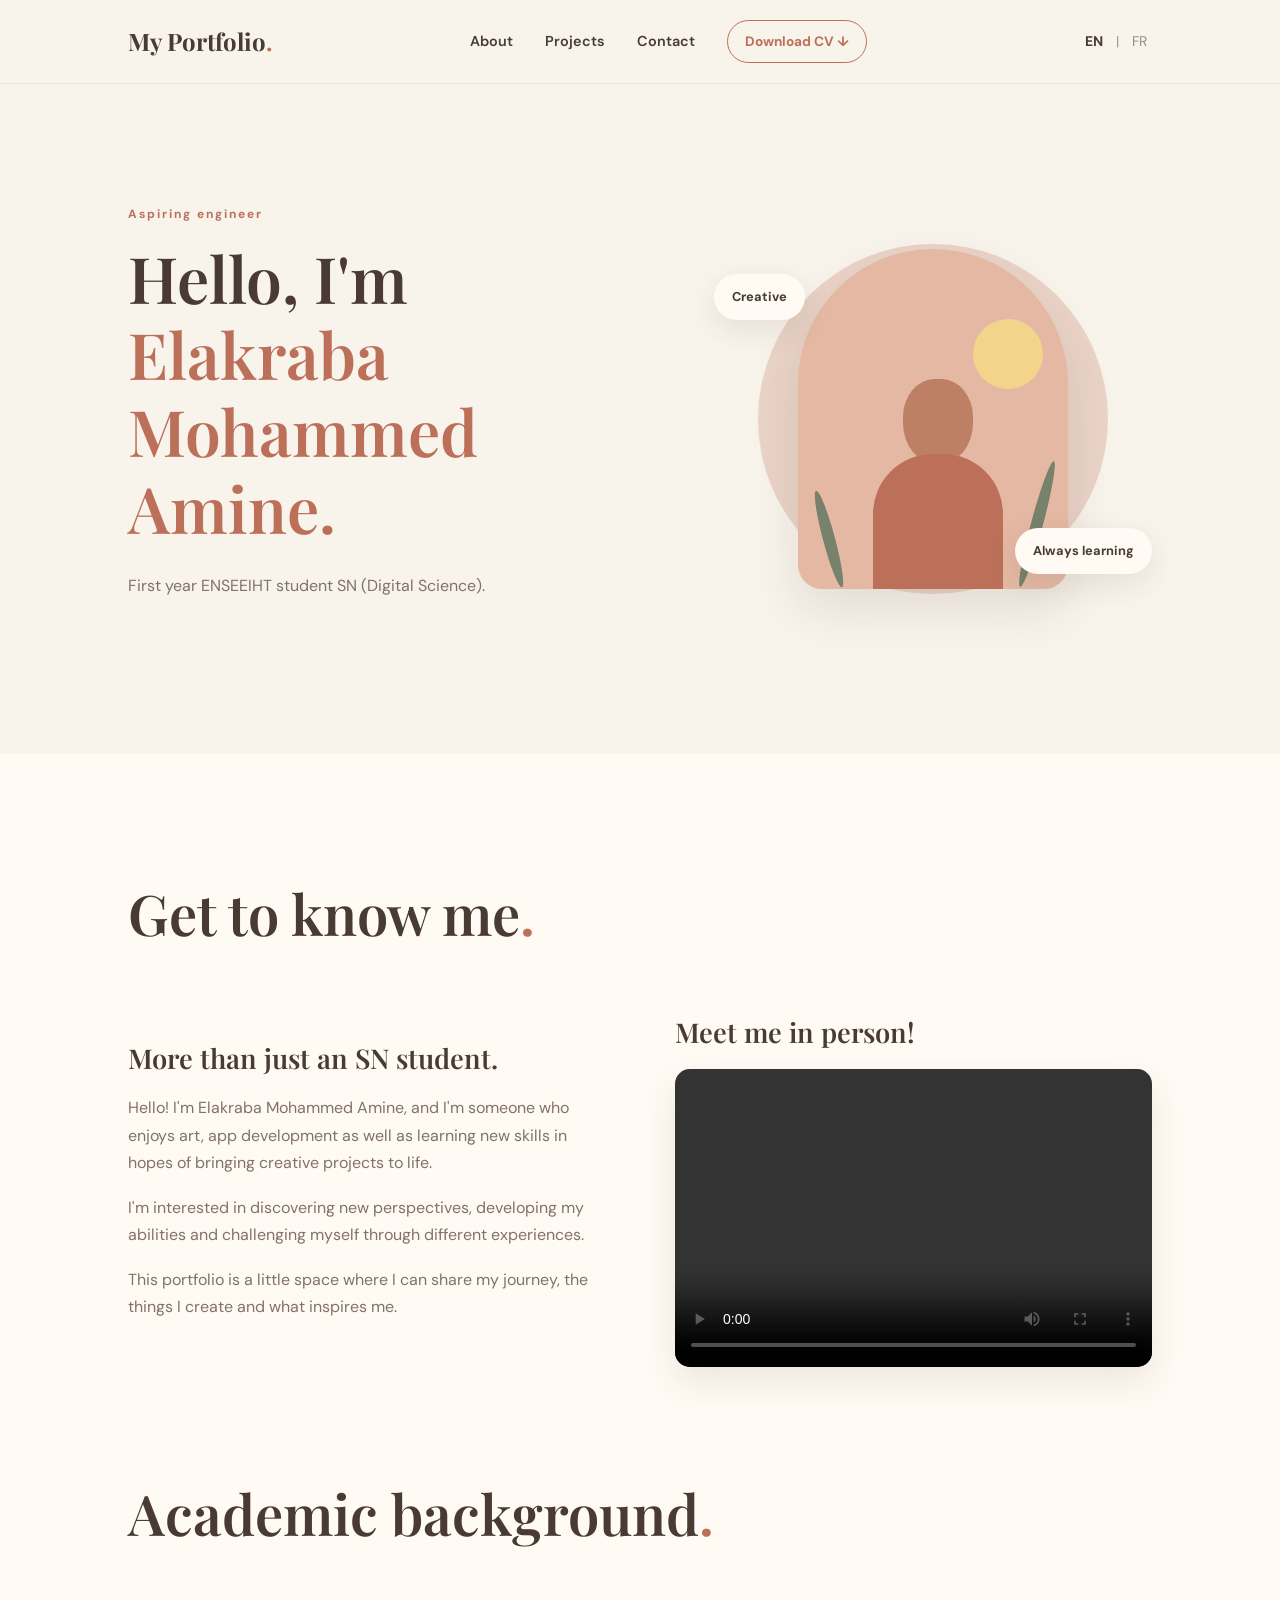
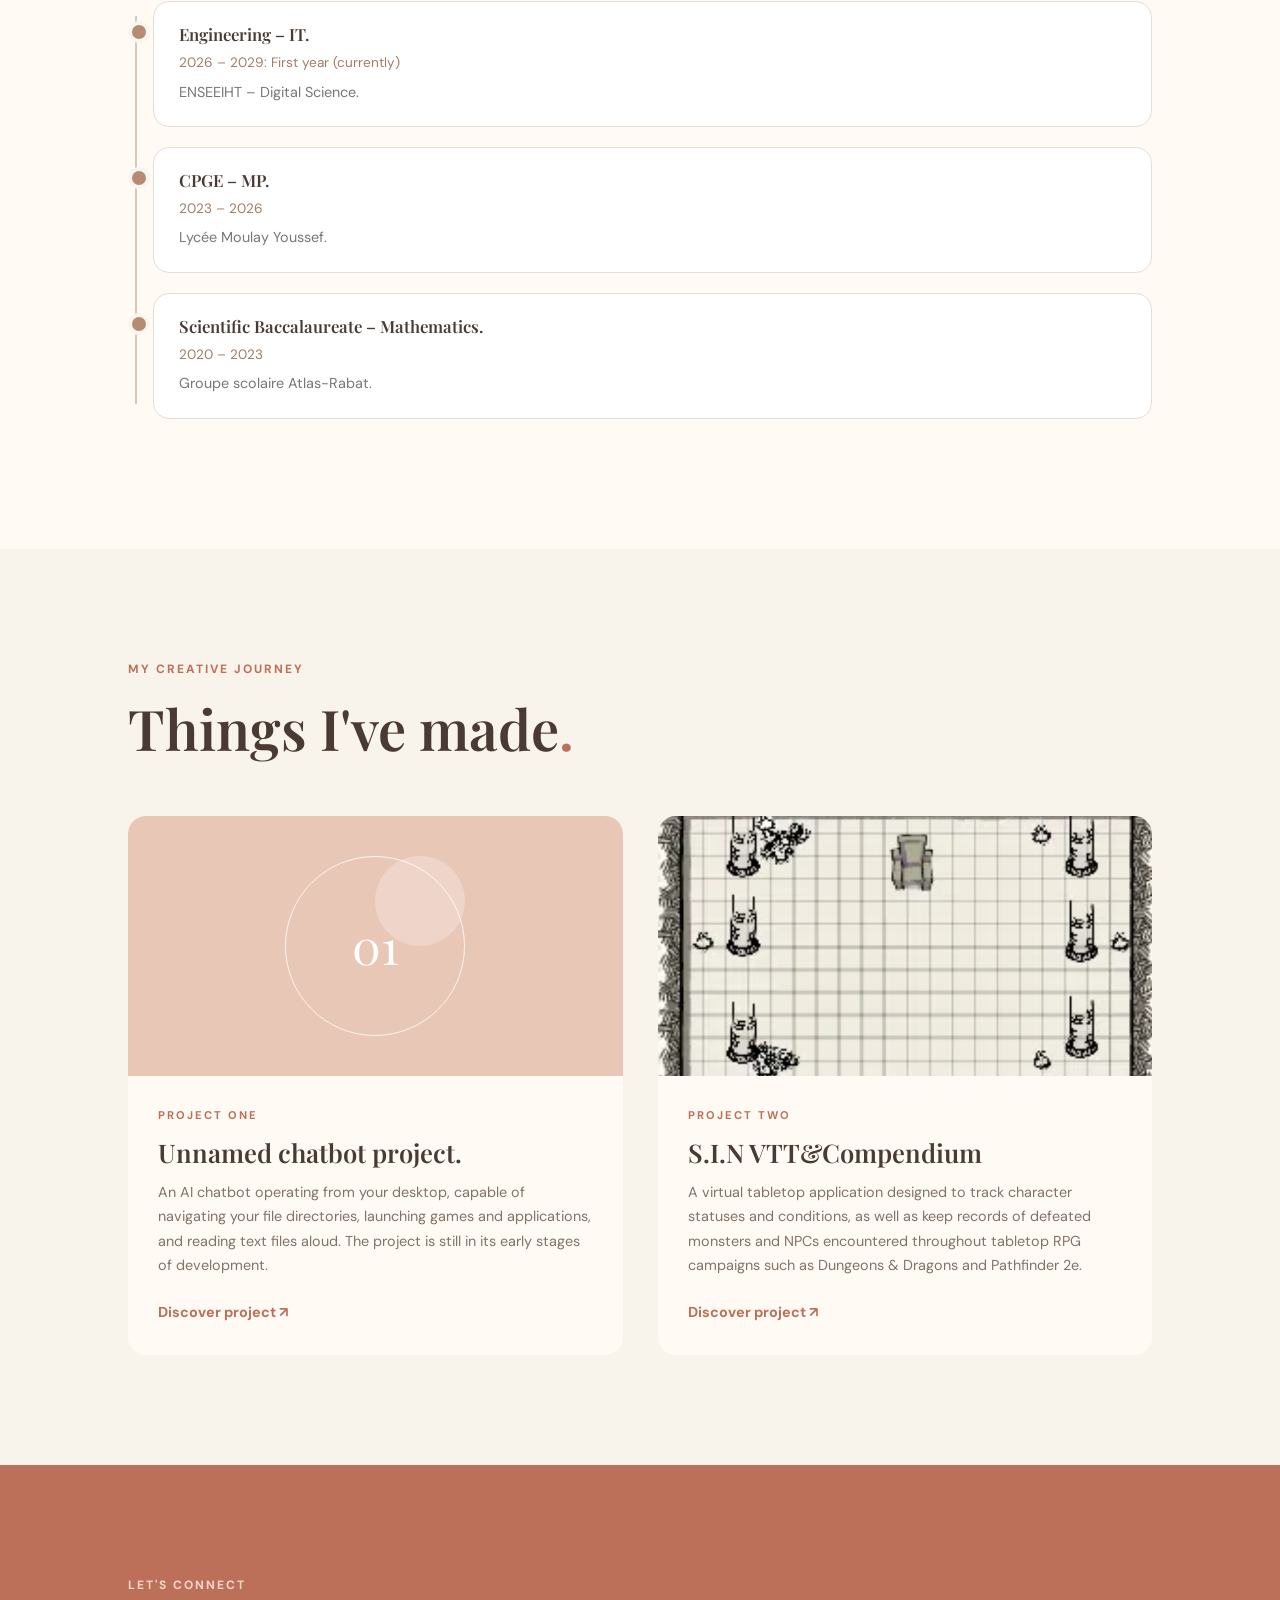
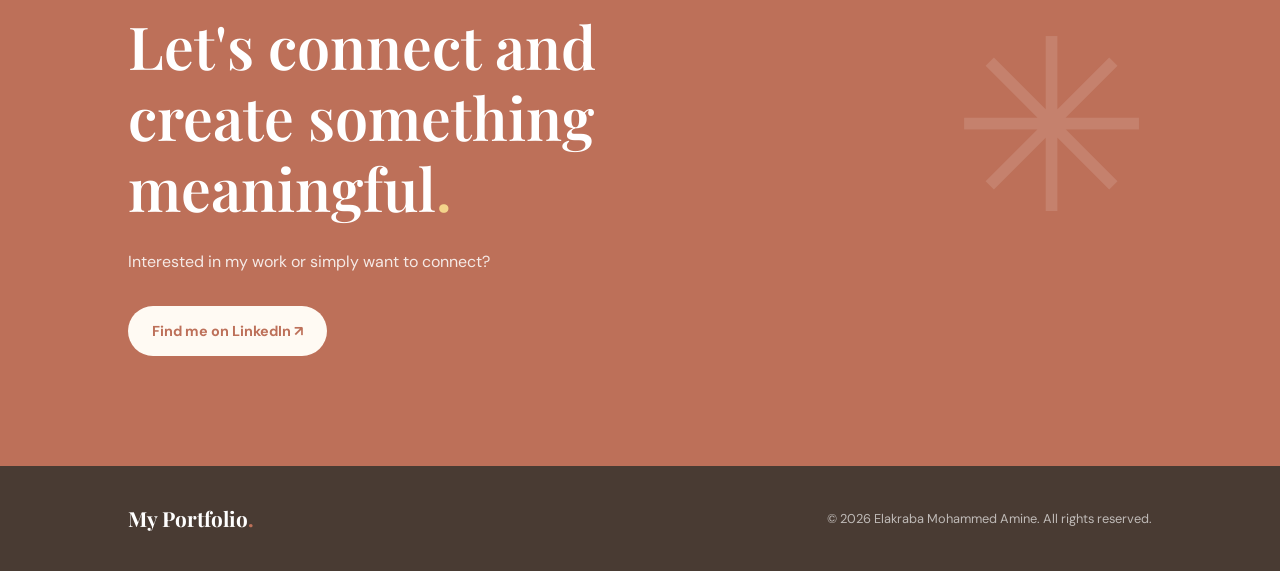
<file: index.html>
<!DOCTYPE html>
<html lang="en">
<head>
    <meta charset="UTF-8">
    <meta name="viewport" content="width=device-width, initial-scale=1.0">

    <title>My Portfolio</title>

    <link rel="stylesheet" href="style2.css">
    <link rel="preconnect" href="https://fonts.googleapis.com">
    <link rel="preconnect" href="https://fonts.gstatic.com" crossorigin>

    <link href="https://fonts.googleapis.com/css2?family=DM+Sans:wght@400;500;600;700&family=Playfair+Display:wght@500;600;700&display=swap" rel="stylesheet">
</head>

<body>

    <!-- NAVIGATION -->
    <header class="header">
        <nav class="navbar">

            <a href="#home" class="logo">My Portfolio<span>.</span></a>

            <button class="menu-toggle" id="menu-toggle" aria-label="Open navigation">
                <span></span>
                <span></span>
                <span></span>
            </button>

            <div class="nav-links" id="nav-links">
                <a href="#about"
                   data-en="About"
                   data-fr="À propos">About</a>

                <a href="#projects"
                   data-en="Projects"
                   data-fr="Projets">Projects</a>

                <a href="#contact"
                   data-en="Contact"
                   data-fr="Contact">Contact</a>

                <a href="cv.pdf" class="nav-cv" download
                   data-en="Download CV ↓"
                   data-fr="Télécharger mon CV ↓">Download CV ↓</a>
            </div>

            <div class="language-switch" aria-label="Choose language">
                <button id="english-btn" class="active" type="button"
                        aria-label="Switch to English">EN</button>
                <span>|</span>
                <button id="french-btn" type="button"
                        aria-label="Passer en français">FR</button>
            </div>

        </nav>
    </header>


    <main>

        <!-- HERO SECTION -->
        <section class="hero" id="home">

            <div class="hero-content">

                <p class="eyebrow"
                   data-en="Aspiring engineer"
                   data-fr="Futur ingénieur">Aspiring engineer</p>

                <h1 data-en="Hello, I'm <span>Elakraba Mohammed Amine.</span><br>"
                    data-fr="Bonjour, je suis <span>Elakraba Mohammed Amine.</span><br>">
                    Hello, I'm <span>Elakraba Mohammed Amine.</span>
                    <br>
                </h1>

                <p class="hero-description"
                   data-en="First year ENSEEIHT student SN (Digital Science)."
                   data-fr="Étudiant en première année à l'ENSEEIHT, filière SN (Sciences du Numérique).">
                    First year ENSEEIHT student SN (Science numérique).
                </p>

            </div>

            <div class="hero-illustration">

                <div class="illustration-circle"></div>

                <div class="illustration-card">
                    <div class="illustration-top">
                        <span></span>
                        <span></span>
                        <span></span>
                    </div>

                    <div class="illustration-person">
                        <div class="person-head"></div>
                        <div class="person-body"></div>
                    </div>

                    <div class="illustration-sun"></div>
                    <div class="illustration-plant plant-one"></div>
                    <div class="illustration-plant plant-two"></div>
                </div>

                <div class="floating-note note-one"
                     data-en="Creative"
                     data-fr="Créatif">Creative</div>

                <div class="floating-note note-two"
                     data-en="Always learning"
                     data-fr="Toujours en apprentissage">Always learning</div>

            </div>

        </section>


        <!-- ABOUT SECTION -->
        <section class="about section-padding" id="about">

            <div class="section-heading">
                <p class="eyebrow"></p>

                <h2 data-en="Get to know me<span>.</span>"
                    data-fr="Faisons connaissance<span>.</span>">
                    Get to know me<span>.</span>
                </h2>
            </div>

            <div class="about-content">

                <div class="about-text">

                    <h3 data-en="More than just an SN student."
                        data-fr="Bien plus qu'un étudiant en SN.">
                        More than just an SN student.
                    </h3>

                    <p data-en="Hello! I'm Elakraba Mohammed Amine, and I'm someone who enjoys art, app development as well as learning new skills in hopes of bringing creative projects to life."
                       data-fr="Bonjour ! Je m'appelle Mon nom et j'aime l'art, le développement d'applications ainsi que l'apprentissage de nouvelles compétences, avec l'envie de donner vie à des projets créatifs.">
                        Hello! I'm Elakraba Mohammed Amine, and I'm someone who enjoys art, app development as well as learning new skills in hopes of bringing creative projects to life.
                    </p>

                    <p data-en="I'm interested in discovering new perspectives, developing my abilities and challenging myself through different experiences."
                       data-fr="J'aime découvrir de nouvelles perspectives, développer mes compétences et me dépasser à travers des expériences variées.">
                        I'm interested in discovering new perspectives,
                        developing my abilities and challenging myself
                        through different experiences.
                    </p>

                    <p data-en="This portfolio is a little space where I can share my journey, the things I create and what inspires me."
                       data-fr="Ce portfolio est un petit espace où je peux partager mon parcours, mes créations et les sources de mon inspiration.">
                        This portfolio is a little space where I can share
                        my journey, the things I create and what inspires me.
                    </p>

                </div>


                <!-- INTRODUCTION VIDEO -->
                <div class="video-column">

                    <div class="video-heading">
                        <p class="eyebrow"></p>

                        <h3 data-en="Meet me in person!"
                            data-fr="Faisons connaissance en vidéo !">
                            Meet me in person!
                        </h3>
                    </div>

                    <div class="intro-video">
                        <video controls preload="metadata">
                            <source src="introduction.mp4" type="video/mp4">
                            Your browser does not support video playback.
                        </video>
                    </div>

                    <p class="video-caption"></p>

                </div>

            </div>


            <!-- ACADEMIC BACKGROUND -->
            <div class="education-section">

                <div class="section-heading">
                    <p class="eyebrow"></p>

                    <h2 data-en="Academic background<span>.</span>"
                        data-fr="Parcours académique<span>.</span>">
                        Academic background<span>.</span>
                    </h2>
                </div>

                <div class="education-timeline">

                    <!-- EDUCATION ONE -->
                    <div class="education-item">
                        <div class="education-card">

                            <h3 data-en="Engineering – IT."
                                data-fr="Cycle ingénieur – Informatique.">
                                Engineering-IT.
                            </h3>

                            <p class="education-date"
                               data-en="2026 – 2029: First year (currently)"
                               data-fr="2026 – 2029 : Première année (en cours)">
                                2026 – 2029: First year (currently)
                            </p>

                            <p class="education-description"
                               data-en="ENSEEIHT – Digital Science."
                               data-fr="ENSEEIHT – Sciences du Numérique.">
                                ENSEEIHT-SN.
                            </p>

                        </div>
                    </div>


                    <!-- EDUCATION TWO -->
                    <div class="education-item">
                        <div class="education-card">

                            <h3 data-en="CPGE – MP."
                                data-fr="Classe préparatoire – Mathématiques et Physique (MP).">
                                CPGE-MP.
                            </h3>

                            <p class="education-date">2023 – 2026</p>

                            <p class="education-description">
                                Lycée Moulay Youssef.
                            </p>

                        </div>
                    </div>


                    <!-- EDUCATION THREE -->
                    <div class="education-item">
                        <div class="education-card">

                            <h3 data-en="Scientific Baccalaureate – Mathematics."
                                data-fr="Baccalauréat scientifique – Spécialité Mathématiques.">
                                Scientific Baccalaureate-maths specialty.
                            </h3>

                            <p class="education-date">2020 – 2023</p>

                            <p class="education-description">
                                Groupe scolaire Atlas-Rabat.
                            </p>

                        </div>
                    </div>

                </div>

            </div>

        </section>


        <!-- PROJECTS SECTION -->
        <section class="projects section-padding" id="projects">

            <div class="section-heading">

                <p class="eyebrow"
                   data-en="MY CREATIVE JOURNEY"
                   data-fr="MON PARCOURS CRÉATIF">MY CREATIVE JOURNEY</p>

                <h2 data-en="Things I've made<span>.</span>"
                    data-fr="Mes réalisations<span>.</span>">
                    Things I've made<span>.</span>
                </h2>

            </div>

            <div class="project-grid">

                <!-- PROJECT ONE -->
                <a href="project-empty.html" class="project-card">

                    <div class="project-visual visual-one">
                        <div class="visual-decoration">
                            <span>01</span>
                            <div class="decoration-shape"></div>
                        </div>
                    </div>

                    <div class="project-info">

                        <p class="project-category"
                           data-en="PROJECT ONE"
                           data-fr="PROJET 01">PROJECT ONE</p>

                        <h3 data-en="Unnamed chatbot project."
                            data-fr="Projet de chatbot sans nom.">
                            Unnamed chatbot project.
                        </h3>

                        <p data-en="An AI chatbot operating from your desktop, capable of navigating your file directories, launching games and applications, and reading text files aloud. The project is still in its early stages of development."
                           data-fr="Un chatbot basé sur l'intelligence artificielle, utilisable depuis le bureau, capable de naviguer dans les dossiers, de lancer des jeux et des applications, et de lire des fichiers texte à voix haute. Le projet est encore à ses débuts.">
                            An AI-chatbot operating from your desktop capable of navigating your file directories, launching games and applications, and reading text files aloud. The project is still in its early stages of development.
                        </p>

                        <span class="project-link"
                              data-en="Discover project ↗"
                              data-fr="Découvrir le projet ↗">
                            Discover project ↗
                        </span>

                    </div>

                </a>


                <!-- PROJECT TWO -->
                <a href="project-empty.html" class="project-card">

                    <div class="project-visual visual-two">
                        <img src="project-two.PNG" alt="Preview of my second project">
                    </div>

                    <div class="project-info">

                        <p class="project-category"
                           data-en="PROJECT TWO"
                           data-fr="PROJET 02">PROJECT TWO</p>

                        <h3>S.I.N VTT&Compendium</h3>

                        <p data-en="A virtual tabletop application designed to track character statuses and conditions, as well as keep records of defeated monsters and NPCs encountered throughout tabletop RPG campaigns such as Dungeons & Dragons and Pathfinder 2e."
                           data-fr="Une application de table virtuelle conçue pour suivre les états et les conditions des personnages, ainsi que pour répertorier les monstres vaincus et les personnages non-joueurs rencontrés au cours de campagnes de jeux de rôle sur table comme Donjons & Dragons et Pathfinder 2e.">
                            A virtual tabletop application designed to track character statuses and conditions, as well as keep records of defeated monsters and NPCs encountered throughout tabletop RPG campaigns such as Dungeons & Dragons and Pathfinder 2e.
                        </p>

                        <span class="project-link"
                              data-en="Discover project ↗"
                              data-fr="Découvrir le projet ↗">
                            Discover project ↗
                        </span>

                    </div>

                </a>

            </div>

        </section>


        <!-- CONTACT SECTION -->
        <section class="contact section-padding" id="contact">

            <div class="contact-content">

                <p class="eyebrow"
                   data-en="LET'S CONNECT"
                   data-fr="RESTONS EN CONTACT">LET'S CONNECT</p>

                <h2 data-en="Let's connect and<br>create something meaningful<span>.</span>"
                    data-fr="Échangeons et<br>créons quelque chose de significatif<span>.</span>">
                    Let's connect and<br>create something meaningful<span>.</span>
                </h2>

                <p data-en="Interested in my work or simply want to connect?"
                   data-fr="Mon travail vous intéresse ou vous souhaitez simplement échanger ?">
                    Interested in my work or simply want to connect?
                </p>

                <a href="https://www.linkedin.com/in/mohammed-amine-elakraba/"
                   target="_blank"
                   rel="noopener noreferrer"
                   class="button button-light"
                   data-en="Find me on LinkedIn ↗"
                   data-fr="Retrouvez-moi sur LinkedIn ↗">
                    Find me on LinkedIn ↗
                </a>

            </div>

            <div class="contact-decoration">
                ✳
            </div>

        </section>

    </main>


    <!-- FOOTER -->
    <footer class="footer">

        <a href="#home" class="footer-logo">My Portfolio<span>.</span></a>

        <p class="copyright"
           data-en="© 2026 Elakraba Mohammed Amine. All rights reserved."
           data-fr="© 2026 Elakraba Mohammed Amine. Tous droits réservés.">
            © 2026 Elakraba Mohammed Amine. All rights reserved.
        </p>

    </footer>


    <script src="scrip2.js"></script>

</body>
</html>
</file>
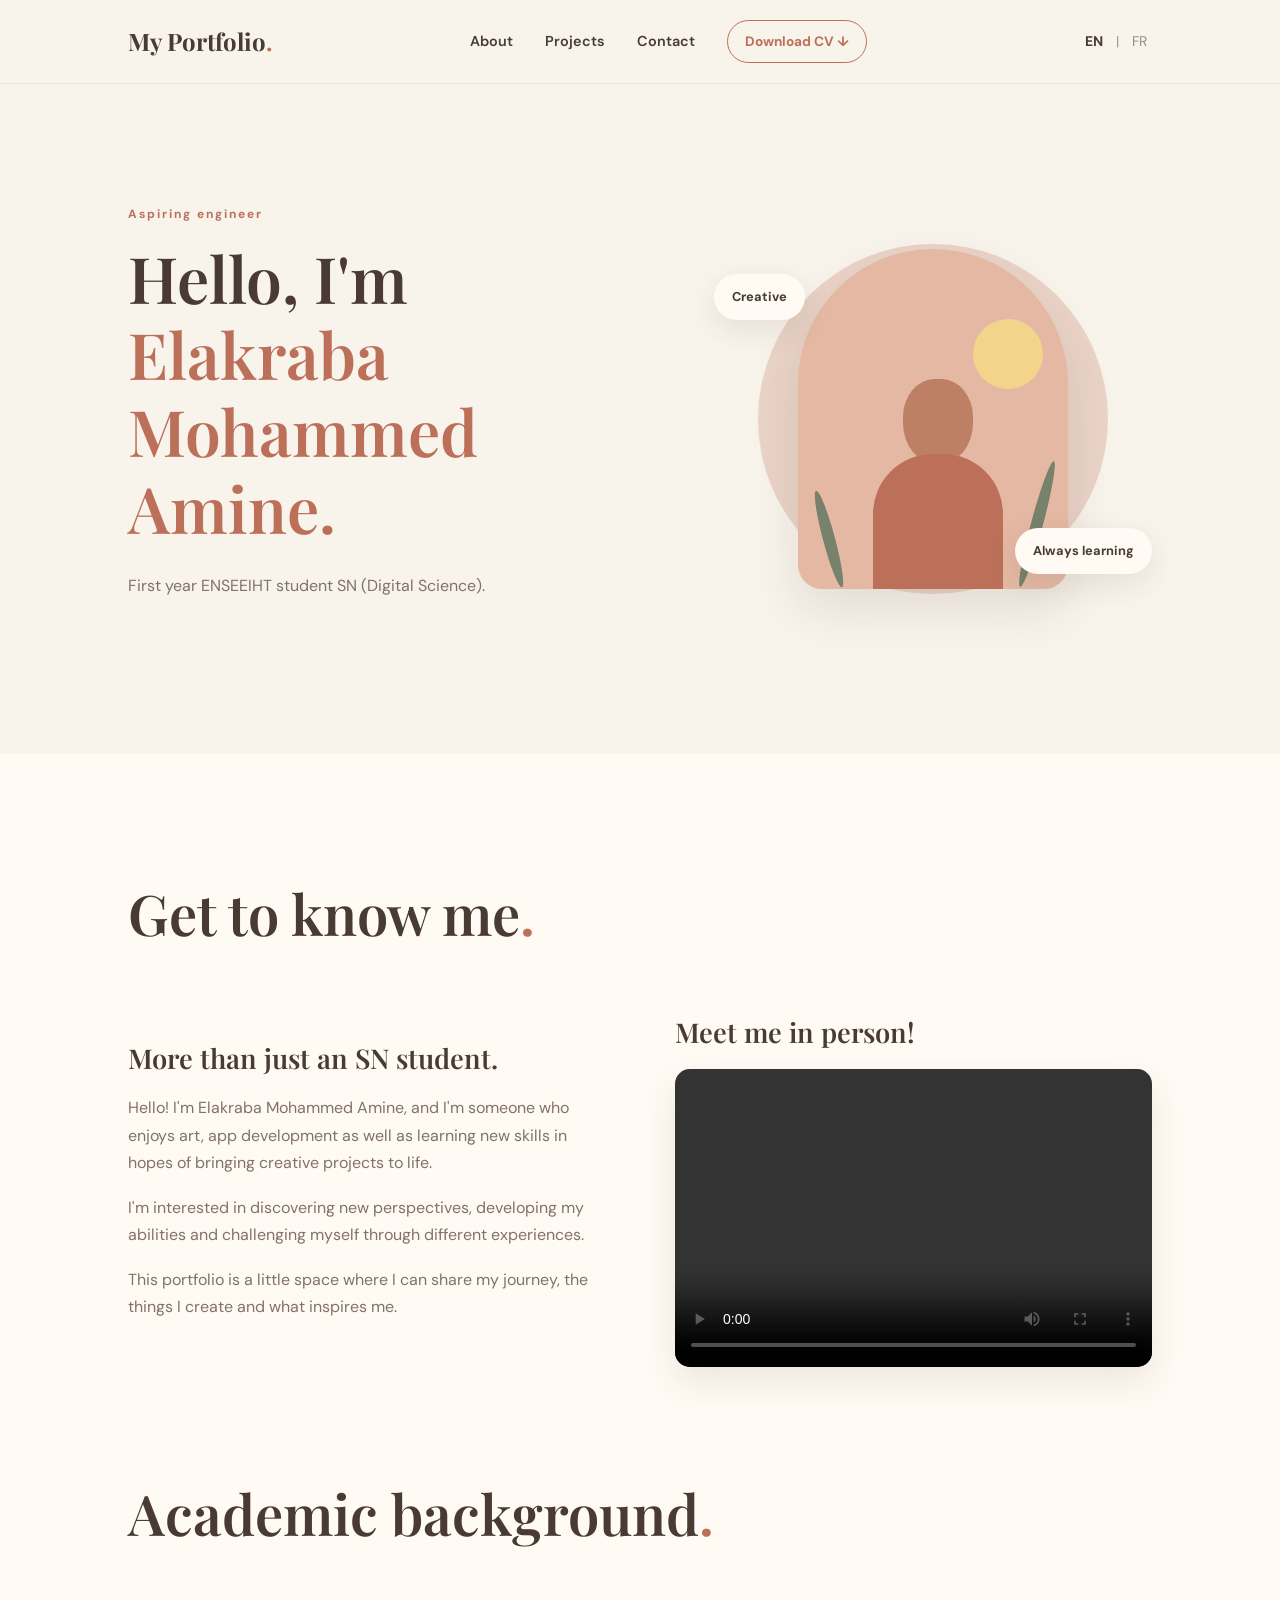
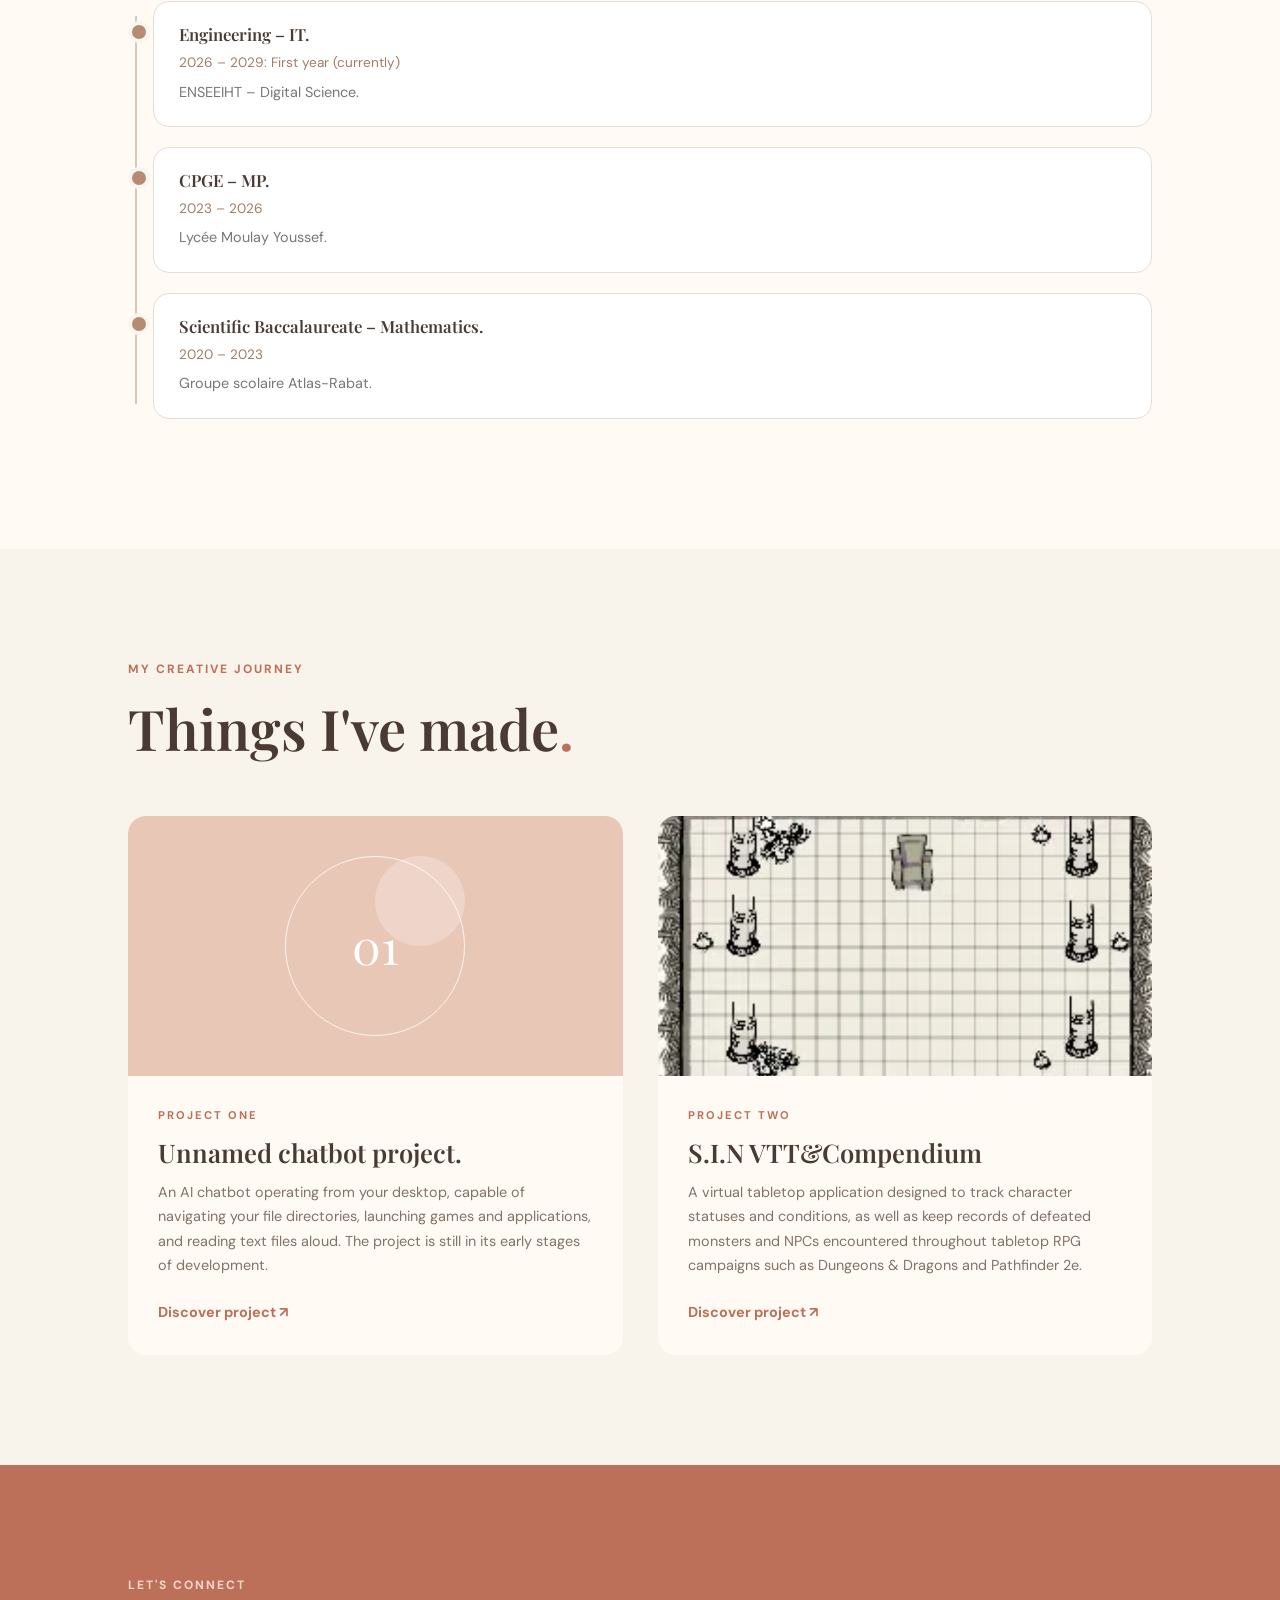
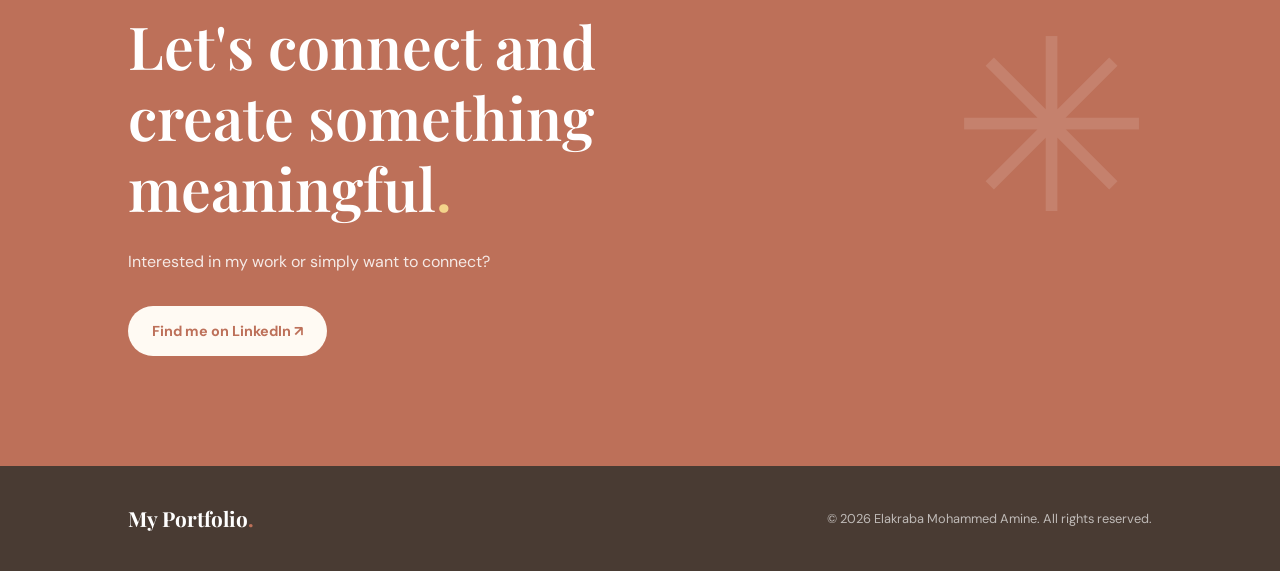
<file: index2.html>
<!DOCTYPE html>
<html lang="en">
<head>
    <meta charset="UTF-8">
    <meta name="viewport" content="width=device-width, initial-scale=1.0">

    <title>My Portfolio</title>

    <link rel="stylesheet" href="style2.css">
    <link rel="preconnect" href="https://fonts.googleapis.com">
    <link rel="preconnect" href="https://fonts.gstatic.com" crossorigin>

    <link href="https://fonts.googleapis.com/css2?family=DM+Sans:wght@400;500;600;700&family=Playfair+Display:wght@500;600;700&display=swap" rel="stylesheet">
</head>

<body>

    <!-- NAVIGATION -->
    <header class="header">
        <nav class="navbar">

            <a href="#home" class="logo">My Portfolio<span>.</span></a>

            <button class="menu-toggle" id="menu-toggle" aria-label="Open navigation">
                <span></span>
                <span></span>
                <span></span>
            </button>

            <div class="nav-links" id="nav-links">
                <a href="#about"
                   data-en="About"
                   data-fr="À propos">About</a>

                <a href="#projects"
                   data-en="Projects"
                   data-fr="Projets">Projects</a>

                <a href="#contact"
                   data-en="Contact"
                   data-fr="Contact">Contact</a>

                <a href="cv.pdf" class="nav-cv" download
                   data-en="Download CV ↓"
                   data-fr="Télécharger mon CV ↓">Download CV ↓</a>
            </div>

            <div class="language-switch" aria-label="Choose language">
                <button id="english-btn" class="active" type="button"
                        aria-label="Switch to English">EN</button>
                <span>|</span>
                <button id="french-btn" type="button"
                        aria-label="Passer en français">FR</button>
            </div>

        </nav>
    </header>


    <main>

        <!-- HERO SECTION -->
        <section class="hero" id="home">

            <div class="hero-content">

                <p class="eyebrow"
                   data-en="Aspiring engineer"
                   data-fr="Futur ingénieur">Aspiring engineer</p>

                <h1 data-en="Hello, I'm <span>Elakraba Mohammed Amine.</span><br>"
                    data-fr="Bonjour, je suis <span>Elakraba Mohammed Amine.</span><br>">
                    Hello, I'm <span>Elakraba Mohammed Amine.</span>
                    <br>
                </h1>

                <p class="hero-description"
                   data-en="First year ENSEEIHT student SN (Digital Science)."
                   data-fr="Étudiant en première année à l'ENSEEIHT, filière SN (Sciences du Numérique).">
                    First year ENSEEIHT student SN (Science numérique).
                </p>

            </div>

            <div class="hero-illustration">

                <div class="illustration-circle"></div>

                <div class="illustration-card">
                    <div class="illustration-top">
                        <span></span>
                        <span></span>
                        <span></span>
                    </div>

                    <div class="illustration-person">
                        <div class="person-head"></div>
                        <div class="person-body"></div>
                    </div>

                    <div class="illustration-sun"></div>
                    <div class="illustration-plant plant-one"></div>
                    <div class="illustration-plant plant-two"></div>
                </div>

                <div class="floating-note note-one"
                     data-en="Creative"
                     data-fr="Créatif">Creative</div>

                <div class="floating-note note-two"
                     data-en="Always learning"
                     data-fr="Toujours en apprentissage">Always learning</div>

            </div>

        </section>


        <!-- ABOUT SECTION -->
        <section class="about section-padding" id="about">

            <div class="section-heading">
                <p class="eyebrow"></p>

                <h2 data-en="Get to know me<span>.</span>"
                    data-fr="Faisons connaissance<span>.</span>">
                    Get to know me<span>.</span>
                </h2>
            </div>

            <div class="about-content">

                <div class="about-text">

                    <h3 data-en="More than just an SN student."
                        data-fr="Bien plus qu'un étudiant en SN.">
                        More than just an SN student.
                    </h3>

                    <p data-en="Hello! I'm Elakraba Mohammed Amine, and I'm someone who enjoys art, app development as well as learning new skills in hopes of bringing creative projects to life."
                       data-fr="Bonjour ! Je m'appelle Mon nom et j'aime l'art, le développement d'applications ainsi que l'apprentissage de nouvelles compétences, avec l'envie de donner vie à des projets créatifs.">
                        Hello! I'm Elakraba Mohammed Amine, and I'm someone who enjoys art, app development as well as learning new skills in hopes of bringing creative projects to life.
                    </p>

                    <p data-en="I'm interested in discovering new perspectives, developing my abilities and challenging myself through different experiences."
                       data-fr="J'aime découvrir de nouvelles perspectives, développer mes compétences et me dépasser à travers des expériences variées.">
                        I'm interested in discovering new perspectives,
                        developing my abilities and challenging myself
                        through different experiences.
                    </p>

                    <p data-en="This portfolio is a little space where I can share my journey, the things I create and what inspires me."
                       data-fr="Ce portfolio est un petit espace où je peux partager mon parcours, mes créations et les sources de mon inspiration.">
                        This portfolio is a little space where I can share
                        my journey, the things I create and what inspires me.
                    </p>

                </div>


                <!-- INTRODUCTION VIDEO -->
                <div class="video-column">

                    <div class="video-heading">
                        <p class="eyebrow"></p>

                        <h3 data-en="Meet me in person!"
                            data-fr="Faisons connaissance en vidéo !">
                            Meet me in person!
                        </h3>
                    </div>

                    <div class="intro-video">
                        <video controls preload="metadata">
                            <source src="introduction.mp4" type="video/mp4">
                            Your browser does not support video playback.
                        </video>
                    </div>

                    <p class="video-caption"></p>

                </div>

            </div>


            <!-- ACADEMIC BACKGROUND -->
            <div class="education-section">

                <div class="section-heading">
                    <p class="eyebrow"></p>

                    <h2 data-en="Academic background<span>.</span>"
                        data-fr="Parcours académique<span>.</span>">
                        Academic background<span>.</span>
                    </h2>
                </div>

                <div class="education-timeline">

                    <!-- EDUCATION ONE -->
                    <div class="education-item">
                        <div class="education-card">

                            <h3 data-en="Engineering – IT."
                                data-fr="Cycle ingénieur – Informatique.">
                                Engineering-IT.
                            </h3>

                            <p class="education-date"
                               data-en="2026 – 2029: First year (currently)"
                               data-fr="2026 – 2029 : Première année (en cours)">
                                2026 – 2029: First year (currently)
                            </p>

                            <p class="education-description"
                               data-en="ENSEEIHT – Digital Science."
                               data-fr="ENSEEIHT – Sciences du Numérique.">
                                ENSEEIHT-SN.
                            </p>

                        </div>
                    </div>


                    <!-- EDUCATION TWO -->
                    <div class="education-item">
                        <div class="education-card">

                            <h3 data-en="CPGE – MP."
                                data-fr="Classe préparatoire – Mathématiques et Physique (MP).">
                                CPGE-MP.
                            </h3>

                            <p class="education-date">2023 – 2026</p>

                            <p class="education-description">
                                Lycée Moulay Youssef.
                            </p>

                        </div>
                    </div>


                    <!-- EDUCATION THREE -->
                    <div class="education-item">
                        <div class="education-card">

                            <h3 data-en="Scientific Baccalaureate – Mathematics."
                                data-fr="Baccalauréat scientifique – Spécialité Mathématiques.">
                                Scientific Baccalaureate-maths specialty.
                            </h3>

                            <p class="education-date">2020 – 2023</p>

                            <p class="education-description">
                                Groupe scolaire Atlas-Rabat.
                            </p>

                        </div>
                    </div>

                </div>

            </div>

        </section>


        <!-- PROJECTS SECTION -->
        <section class="projects section-padding" id="projects">

            <div class="section-heading">

                <p class="eyebrow"
                   data-en="MY CREATIVE JOURNEY"
                   data-fr="MON PARCOURS CRÉATIF">MY CREATIVE JOURNEY</p>

                <h2 data-en="Things I've made<span>.</span>"
                    data-fr="Mes réalisations<span>.</span>">
                    Things I've made<span>.</span>
                </h2>

            </div>

            <div class="project-grid">

                <!-- PROJECT ONE -->
                <a href="project-empty.html" class="project-card">

                    <div class="project-visual visual-one">
                        <div class="visual-decoration">
                            <span>01</span>
                            <div class="decoration-shape"></div>
                        </div>
                    </div>

                    <div class="project-info">

                        <p class="project-category"
                           data-en="PROJECT ONE"
                           data-fr="PROJET 01">PROJECT ONE</p>

                        <h3 data-en="Unnamed chatbot project."
                            data-fr="Projet de chatbot sans nom.">
                            Unnamed chatbot project.
                        </h3>

                        <p data-en="An AI chatbot operating from your desktop, capable of navigating your file directories, launching games and applications, and reading text files aloud. The project is still in its early stages of development."
                           data-fr="Un chatbot basé sur l'intelligence artificielle, utilisable depuis le bureau, capable de naviguer dans les dossiers, de lancer des jeux et des applications, et de lire des fichiers texte à voix haute. Le projet est encore à ses débuts.">
                            An AI-chatbot operating from your desktop capable of navigating your file directories, launching games and applications, and reading text files aloud. The project is still in its early stages of development.
                        </p>

                        <span class="project-link"
                              data-en="Discover project ↗"
                              data-fr="Découvrir le projet ↗">
                            Discover project ↗
                        </span>

                    </div>

                </a>


                <!-- PROJECT TWO -->
                <a href="project-empty.html" class="project-card">

                    <div class="project-visual visual-two">
                        <img src="project-two.PNG" alt="Preview of my second project">
                    </div>

                    <div class="project-info">

                        <p class="project-category"
                           data-en="PROJECT TWO"
                           data-fr="PROJET 02">PROJECT TWO</p>

                        <h3>S.I.N VTT&Compendium</h3>

                        <p data-en="A virtual tabletop application designed to track character statuses and conditions, as well as keep records of defeated monsters and NPCs encountered throughout tabletop RPG campaigns such as Dungeons & Dragons and Pathfinder 2e."
                           data-fr="Une application de table virtuelle conçue pour suivre les états et les conditions des personnages, ainsi que pour répertorier les monstres vaincus et les personnages non-joueurs rencontrés au cours de campagnes de jeux de rôle sur table comme Donjons & Dragons et Pathfinder 2e.">
                            A virtual tabletop application designed to track character statuses and conditions, as well as keep records of defeated monsters and NPCs encountered throughout tabletop RPG campaigns such as Dungeons & Dragons and Pathfinder 2e.
                        </p>

                        <span class="project-link"
                              data-en="Discover project ↗"
                              data-fr="Découvrir le projet ↗">
                            Discover project ↗
                        </span>

                    </div>

                </a>

            </div>

        </section>


        <!-- CONTACT SECTION -->
        <section class="contact section-padding" id="contact">

            <div class="contact-content">

                <p class="eyebrow"
                   data-en="LET'S CONNECT"
                   data-fr="RESTONS EN CONTACT">LET'S CONNECT</p>

                <h2 data-en="Let's connect and<br>create something meaningful<span>.</span>"
                    data-fr="Échangeons et<br>créons quelque chose de significatif<span>.</span>">
                    Let's connect and<br>create something meaningful<span>.</span>
                </h2>

                <p data-en="Interested in my work or simply want to connect?"
                   data-fr="Mon travail vous intéresse ou vous souhaitez simplement échanger ?">
                    Interested in my work or simply want to connect?
                </p>

                <a href="https://www.linkedin.com/in/mohammed-amine-elakraba/"
                   target="_blank"
                   rel="noopener noreferrer"
                   class="button button-light"
                   data-en="Find me on LinkedIn ↗"
                   data-fr="Retrouvez-moi sur LinkedIn ↗">
                    Find me on LinkedIn ↗
                </a>

            </div>

            <div class="contact-decoration">
                ✳
            </div>

        </section>

    </main>


    <!-- FOOTER -->
    <footer class="footer">

        <a href="#home" class="footer-logo">My Portfolio<span>.</span></a>

        <p class="copyright"
           data-en="© 2026 Elakraba Mohammed Amine. All rights reserved."
           data-fr="© 2026 Elakraba Mohammed Amine. Tous droits réservés.">
            © 2026 Elakraba Mohammed Amine. All rights reserved.
        </p>

    </footer>


    <script src="scrip2.js"></script>

</body>
</html>
</file>
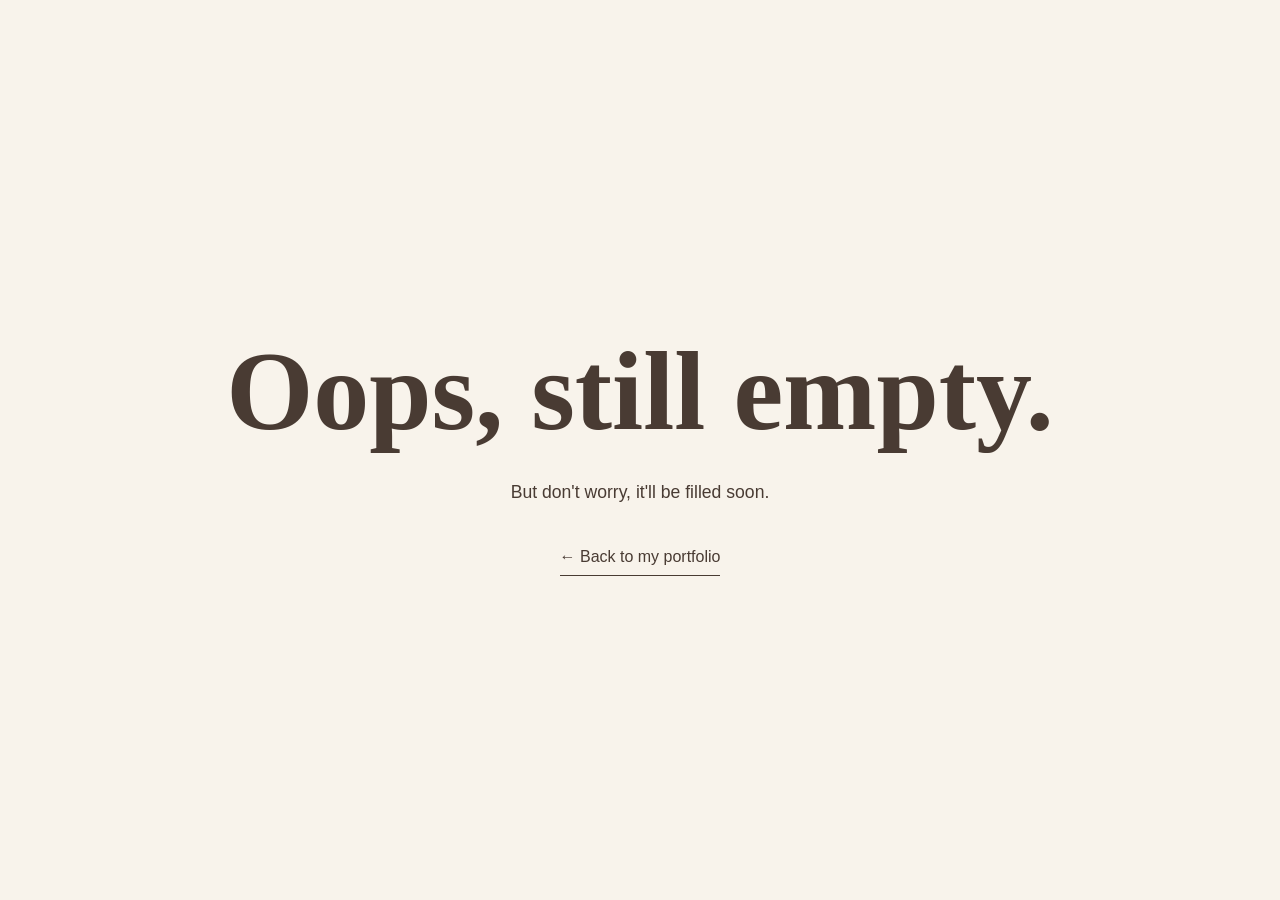
<file: project-empty.html>
<!DOCTYPE html>
<html lang="en">
<head>
    <meta charset="UTF-8">
    <meta name="viewport" content="width=device-width, initial-scale=1.0">
    <title>Coming Soon | My Portfolio</title>
    <link rel="stylesheet" href="style2.css">
    <style>
        .empty-page {
            min-height: 100vh;
            display: flex;
            flex-direction: column;
            justify-content: center;
            align-items: center;
            text-align: center;
            padding: 30px;
        }

        .empty-page h1 {
            font-family: 'Playfair Display', serif;
            font-size: clamp(3rem, 9vw, 7rem);
            max-width: 900px;
            margin-bottom: 20px;
        }

        .empty-page p {
            font-size: 1.1rem;
            margin-bottom: 35px;
        }

        .empty-page a {
            color: inherit;
            text-decoration: none;
            border-bottom: 1px solid currentColor;
            padding-bottom: 5px;
        }
    </style>
</head>
<body>
    <main class="empty-page">
        <h1>Oops, still empty.</h1>
        <p>But don't worry, it'll be filled soon.</p>
        <a href="index2.html">← Back to my portfolio</a>
    </main>
</body>
</html>
</file>
<file: style2.css>
/* GENERAL SETTINGS */

:root {
    --cream: #f8f3eb;
    --light-cream: #fffaf3;
    --terracotta: #bd7059;
    --dark-terracotta: #99523f;
    --brown: #493b33;
    --soft-brown: #827269;
    --pink: #ead3c7;
    --sage: #b9bba2;
    --white: #ffffff;
}

* {
    margin: 0;
    padding: 0;
    box-sizing: border-box;
    scroll-behavior: smooth;
}

body {
    background: var(--cream);
    color: var(--brown);
    font-family: 'DM Sans', sans-serif;
    line-height: 1.7;
}

a {
    text-decoration: none;
    color: inherit;
}

button {
    font-family: inherit;
}

.section-padding {
    padding: 110px 10%;
}

.eyebrow {
    color: var(--terracotta);
    font-size: 0.75rem;
    font-weight: 700;
    letter-spacing: 2px;
    margin-bottom: 15px;
}

h1, h2, h3 {
    font-family: 'Playfair Display', serif;
    font-weight: 600;
    line-height: 1.2;
}

h2 {
    font-size: clamp(2.2rem, 5vw, 3.5rem);
}

h2 span,
h1 span,
.logo span,
.footer-logo span {
    color: var(--terracotta);
}


/* NAVIGATION */

.header {
    width: 100%;
    position: sticky;
    top: 0;
    z-index: 1000;
    background: rgba(248, 243, 235, 0.95);
    backdrop-filter: blur(12px);
    border-bottom: 1px solid rgba(73, 59, 51, 0.08);
}

.navbar {
    max-width: 1400px;
    margin: auto;
    padding: 20px 10%;
    display: flex;
    align-items: center;
    justify-content: space-between;
}

.logo {
    font-family: 'Playfair Display', serif;
    font-size: 1.5rem;
    font-weight: 700;
}

.nav-links {
    display: flex;
    align-items: center;
    gap: 32px;
}

.nav-links > a:not(.nav-cv) {
    font-size: 0.9rem;
    font-weight: 600;
    transition: color 0.3s ease;
}

.nav-links > a:not(.nav-cv):hover {
    color: var(--terracotta);
}

/* CV BUTTON IN THE TOP NAVIGATION */

.nav-cv {
    padding: 9px 17px;
    border: 1px solid var(--terracotta);
    border-radius: 30px;
    color: var(--terracotta);
    font-size: 0.85rem;
    font-weight: 700;
    transition: all 0.3s ease;
    white-space: nowrap;
}

.nav-cv:hover {
    background: var(--terracotta);
    color: var(--white);
}

.menu-toggle {
    display: none;
    background: none;
    border: none;
    cursor: pointer;
}


/* HERO SECTION */

.hero {
    min-height: 670px;
    padding: 90px 10%;
    display: grid;
    grid-template-columns: 1.1fr 0.9fr;
    align-items: center;
    gap: 50px;
    max-width: 1600px;
    margin: auto;
}

.hero-content h1 {
    font-size: clamp(2.8rem, 5vw, 4.5rem);
    margin-bottom: 25px;
}

.hero-description {
    max-width: 520px;
    color: var(--soft-brown);
    margin-bottom: 35px;
}

.hero-buttons {
    display: flex;
    flex-wrap: wrap;
    gap: 15px;
}

.button {
    display: inline-block;
    padding: 13px 24px;
    border-radius: 30px;
    font-size: 0.9rem;
    font-weight: 700;
    transition: all 0.3s ease;
}

.button-primary {
    background: var(--terracotta);
    color: var(--white);
}

.button-primary:hover {
    background: var(--dark-terracotta);
    transform: translateY(-3px);
}

.button-outline {
    border: 1px solid var(--terracotta);
    color: var(--terracotta);
}

.button-outline:hover {
    background: var(--terracotta);
    color: var(--white);
}


/* HERO ILLUSTRATION */

.hero-illustration {
    min-height: 440px;
    position: relative;
    display: flex;
    align-items: center;
    justify-content: center;
}

.illustration-circle {
    position: absolute;
    width: 350px;
    height: 350px;
    background: var(--pink);
    border-radius: 50%;
}

.illustration-card {
    position: relative;
    width: 270px;
    height: 340px;
    background: #e4b8a3;
    border-radius: 140px 140px 25px 25px;
    overflow: hidden;
    box-shadow: 0 20px 50px rgba(73, 59, 51, 0.12);
}

.illustration-top {
    position: absolute;
    top: 18px;
    left: 20px;
    display: flex;
    gap: 6px;
}

.illustration-top span {
    width: 7px;
    height: 7px;
    border-radius: 50%;
    background: rgba(255, 255, 255, 0.7);
}

.illustration-person {
    position: absolute;
    bottom: -10px;
    left: 75px;
    width: 120px;
    height: 220px;
}

.person-head {
    position: absolute;
    top: 0;
    left: 30px;
    width: 70px;
    height: 85px;
    background: #bd8065;
    border-radius: 45% 45% 48% 48%;
}

.person-body {
    position: absolute;
    bottom: 0;
    left: 0;
    width: 130px;
    height: 145px;
    background: var(--terracotta);
    border-radius: 60px 60px 0 0;
}

.illustration-sun {
    position: absolute;
    width: 70px;
    height: 70px;
    background: #f3d48b;
    border-radius: 50%;
    top: 70px;
    right: 25px;
}

.illustration-plant {
    position: absolute;
    bottom: 0;
    width: 12px;
    height: 100px;
    background: #78816b;
    border-radius: 50%;
}

.plant-one {
    left: 25px;
    transform: rotate(-15deg);
}

.plant-two {
    right: 25px;
    height: 130px;
    transform: rotate(15deg);
}

.floating-note {
    position: absolute;
    background: var(--light-cream);
    padding: 12px 18px;
    border-radius: 30px;
    box-shadow: 0 10px 30px rgba(73, 59, 51, 0.1);
    font-size: 0.8rem;
    font-weight: 700;
}

.note-one {
    top: 75px;
    left: 0;
}

.note-two {
    bottom: 65px;
    right: 0;
}


/* SECTION HEADINGS */

.section-heading {
    margin-bottom: 55px;
}

.section-description {
    color: var(--soft-brown);
    margin-top: 15px;
    max-width: 550px;
}


/* ABOUT SECTION */

.about {
    background: var(--light-cream);
}

.about-content {
    display: grid;
    grid-template-columns: 1fr 1fr;
    gap: 70px;
    align-items: center;
}

.about-text h3 {
    font-size: 1.7rem;
    margin-bottom: 20px;
}

.about-text p {
    color: var(--soft-brown);
    margin-bottom: 18px;
}

.text-link {
    display: inline-block;
    color: var(--terracotta);
    font-weight: 700;
    margin-top: 10px;
}

.text-link:hover {
    color: var(--dark-terracotta);
}

.video-heading h3 {
    font-size: 1.7rem;
    margin-bottom: 20px;
}

.intro-video {
    width: 100%;
    aspect-ratio: 16 / 10;
    background: var(--pink);
    border-radius: 15px;
    overflow: hidden;
    box-shadow: 0 15px 35px rgba(73, 59, 51, 0.1);
}

.intro-video video {
    display: block;
    width: 100%;
    height: 100%;
    object-fit: cover;
}

.video-caption {
    color: var(--soft-brown);
    font-size: 0.8rem;
    margin-top: 12px;
}


/* PROJECTS SECTION */

.projects {
    background: var(--cream);
}

.project-grid {
    display: grid;
    grid-template-columns: repeat(2, 1fr);
    gap: 35px;
}

.project-card {
    background: var(--light-cream);
    border-radius: 18px;
    overflow: hidden;
    transition: transform 0.3s ease, box-shadow 0.3s ease;
}

.project-card:hover {
    transform: translateY(-7px);
    box-shadow: 0 20px 40px rgba(73, 59, 51, 0.1);
}

.project-visual {
    height: 260px;
    display: flex;
    align-items: center;
    justify-content: center;
    overflow: hidden;
}

.visual-one {
    background: #e9c7b6;
}

.visual-two {
    background: #c5c7b1;
}

.visual-decoration {
    width: 180px;
    height: 180px;
    border: 1px solid rgba(255, 255, 255, 0.8);
    border-radius: 50%;
    display: flex;
    align-items: center;
    justify-content: center;
    position: relative;
}

.visual-decoration span {
    color: white;
    font-family: 'Playfair Display', serif;
    font-size: 3rem;
    z-index: 1;
}

.decoration-shape {
    position: absolute;
    width: 90px;
    height: 90px;
    background: rgba(255, 255, 255, 0.25);
    border-radius: 50%;
    transform: translate(45px, -45px);
}

.project-info {
    padding: 30px;
}

.project-category {
    color: var(--terracotta);
    font-size: 0.7rem;
    letter-spacing: 2px;
    font-weight: 700;
    margin-bottom: 12px;
}

.project-info h3 {
    font-size: 1.6rem;
    margin-bottom: 12px;
}

.project-info > p:not(.project-category) {
    color: var(--soft-brown);
    font-size: 0.9rem;
    margin-bottom: 20px;
}

.project-link {
    color: var(--terracotta);
    font-size: 0.9rem;
    font-weight: 700;
}


/* CONTACT SECTION */

.contact {
    background: var(--terracotta);
    color: var(--white);
    position: relative;
    overflow: hidden;
}

.contact-content {
    max-width: 650px;
    position: relative;
    z-index: 1;
}

.contact .eyebrow {
    color: #f5d8ca;
}

.contact h2 {
    font-size: clamp(2.3rem, 5vw, 3.7rem);
    margin-bottom: 25px;
}

.contact h2 span {
    color: #f3d48b;
}

.contact-content > p:not(.eyebrow) {
    color: rgba(255, 255, 255, 0.85);
    margin-bottom: 30px;
}

.button-light {
    background: var(--light-cream);
    color: var(--terracotta);
}

.button-light:hover {
    background: var(--brown);
    color: white;
    transform: translateY(-3px);
}

.contact-decoration {
    position: absolute;
    right: 10%;
    top: 10%;
    font-size: 15rem;
    color: rgba(255, 255, 255, 0.12);
}


/* FOOTER */

.footer {
    background: var(--brown);
    color: var(--white);
    padding: 35px 10%;
    display: flex;
    align-items: center;
    justify-content: space-between;
    gap: 20px;
    flex-wrap: wrap;
}

.footer-logo {
    font-family: 'Playfair Display', serif;
    font-size: 1.3rem;
    font-weight: 700;
}

.footer p {
    color: rgba(255, 255, 255, 0.65);
    font-size: 0.8rem;
}


/* RESPONSIVE DESIGN */

@media (max-width: 900px) {

    .navbar {
        padding: 18px 6%;
    }

    .hero {
        padding: 70px 6%;
        gap: 20px;
    }

    .section-padding {
        padding: 85px 6%;
    }

    .about-content {
        gap: 35px;
    }

    .nav-links {
        gap: 18px;
    }

    .nav-cv {
        padding: 8px 12px;
    }
}


@media (max-width: 650px) {

    .navbar {
        padding: 18px 6%;
    }

    .menu-toggle {
        display: flex;
        flex-direction: column;
        gap: 5px;
        z-index: 1001;
    }

    .menu-toggle span {
        width: 25px;
        height: 2px;
        background: var(--brown);
    }

    .nav-links {
        display: none;
        position: absolute;
        top: 100%;
        left: 0;
        width: 100%;
        padding: 25px 6%;
        background: var(--light-cream);
        flex-direction: column;
        align-items: flex-start;
        gap: 20px;
        box-shadow: 0 15px 20px rgba(73, 59, 51, 0.08);
    }

    .nav-links.active {
        display: flex;
    }

    .hero {
        grid-template-columns: 1fr;
        text-align: center;
        padding-top: 65px;
    }

    .hero-description {
        margin-left: auto;
        margin-right: auto;
    }

    .hero-buttons {
        justify-content: center;
    }

    .hero-illustration {
        min-height: 390px;
    }

    .illustration-circle {
        width: 290px;
        height: 290px;
    }

    .illustration-card {
        width: 230px;
        height: 300px;
    }

    .about-content {
        grid-template-columns: 1fr;
        gap: 45px;
    }

    .project-grid {
        grid-template-columns: 1fr;
    }

    .section-padding {
        padding: 75px 7%;
    }

    .contact-decoration {
        right: -20px;
        font-size: 9rem;
    }

    .footer {
        flex-direction: column;
        text-align: center;
    }
}
.project-visual img {
    width: 100%;
    height: 100%;
    object-fit: cover;
    display: block;
}

/* ACADEMIC BACKGROUND */

.education-section {
    margin-top: 100px;
}

.education-timeline {
    position: relative;
    margin-top: 35px;
    padding-left: 25px;
}

.education-timeline::before {
    content: "";
    position: absolute;
    left: 7px;
    top: 15px;
    bottom: 15px;
    width: 2px;
    background: #d9c7b9;
}

.education-item {
    position: relative;
    margin-bottom: 20px;
}

.education-item::before {
    content: "";
    position: absolute;
    left: -25px;
    top: 20px;
    width: 14px;
    height: 14px;
    background: #b58b73;
    border: 4px solid #f8f5f0;
    border-radius: 50%;
    z-index: 1;
}

.education-card {
    padding: 22px 25px;
    border: 1px solid #e5ded8;
    border-radius: 16px;
    background: #fff;
    transition: transform 0.3s ease, box-shadow 0.3s ease;
}

.education-card:hover {
    transform: translateX(5px);
    box-shadow: 0 8px 25px rgba(0, 0, 0, 0.05);
}

.education-card h3 {
    font-size: 1.05rem;
    margin-bottom: 7px;
}

.education-date {
    font-size: 0.85rem;
    color: #a17d67;
    margin-bottom: 5px;
}

.education-description {
    font-size: 0.9rem;
    color: #777;
}

@media (max-width: 600px) {
    .education-section {
        margin-top: 65px;
    }

    .education-card {
        padding: 18px;
    }
}
/* Language switch */

.language-switch {
    display: flex;
    align-items: center;
    gap: 8px;
    margin-left: 15px;
    font-size: 14px;
}

.language-switch button {
    background: none;
    border: none;
    color: inherit;
    font: inherit;
    cursor: pointer;
    opacity: 0.55;
    padding: 5px;
    transition: opacity 0.3s ease;
}

.language-switch button:hover {
    opacity: 1;
}

.language-switch button.active {
    opacity: 1;
    font-weight: bold;
}

.language-switch span {
    opacity: 0.5;
}
</file>
